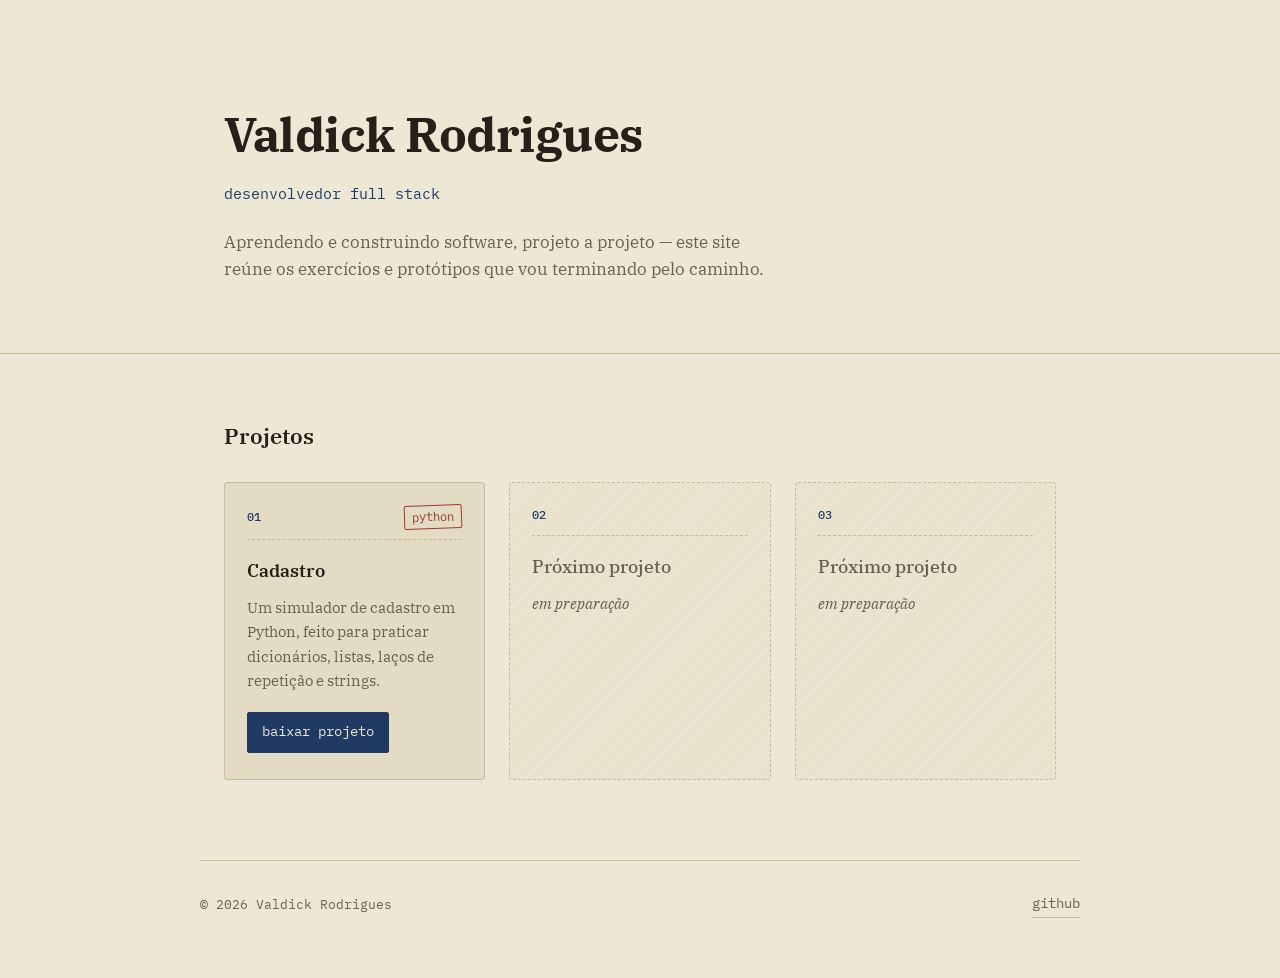
<file: index.html>
<!DOCTYPE html>
<html lang="pt-BR">
<head>
<meta charset="UTF-8">
<meta name="viewport" content="width=device-width, initial-scale=1, viewport-fit=cover">
<title>Valdick Rodrigues — Portfólio</title>
<link rel="preconnect" href="https://fonts.googleapis.com">
<link rel="preconnect" href="https://fonts.gstatic.com" crossorigin>
<link href="https://fonts.googleapis.com/css2?family=IBM+Plex+Serif:wght@400;500;600;700&family=IBM+Plex+Mono:wght@400;500&display=swap" rel="stylesheet">
<link rel="stylesheet" href="style_projetos.css">
</head>
<body>

  <header class="capa">
    <div class="wrap">
      <h1>Valdick Rodrigues</h1>
      <p class="cargo">desenvolvedor full stack</p>
      <p class="bio">Aprendendo e construindo software, projeto a projeto — este site reúne os exercícios e protótipos que vou terminando pelo caminho.</p>
    </div>
  </header>

  <main class="wrap">
    <h2>Projetos</h2>
    <div class="catalogo">

      <article class="ficha">
        <div class="ficha-topo">
          <span class="num">01</span>
          <span class="tag">python</span>
        </div>
        <h3>Cadastro</h3>
        <p>Um simulador de cadastro em Python, feito para praticar dicionários, listas, laços de repetição e strings.</p>
        <a class="acao acao--baixar" href="Cadastro.txt" download="Cadastro.py">baixar projeto</a>
      </article>

      <article class="ficha ficha--vazia">
        <div class="ficha-topo">
          <span class="num">02</span>
        </div>
        <h3>Próximo projeto</h3>
        <p>em preparação</p>
      </article>

      <article class="ficha ficha--vazia">
        <div class="ficha-topo">
          <span class="num">03</span>
        </div>
        <h3>Próximo projeto</h3>
        <p>em preparação</p>
      </article>

    </div>
  </main>

  <footer class="wrap rodape">
    <p>© 2026 Valdick Rodrigues</p>
    <a class="acao acao--ghost" href="https://github.com/valdickrodrigues07-prog" target="_blank" rel="noopener">github</a>
  </footer>

</body>
</html>
</file>
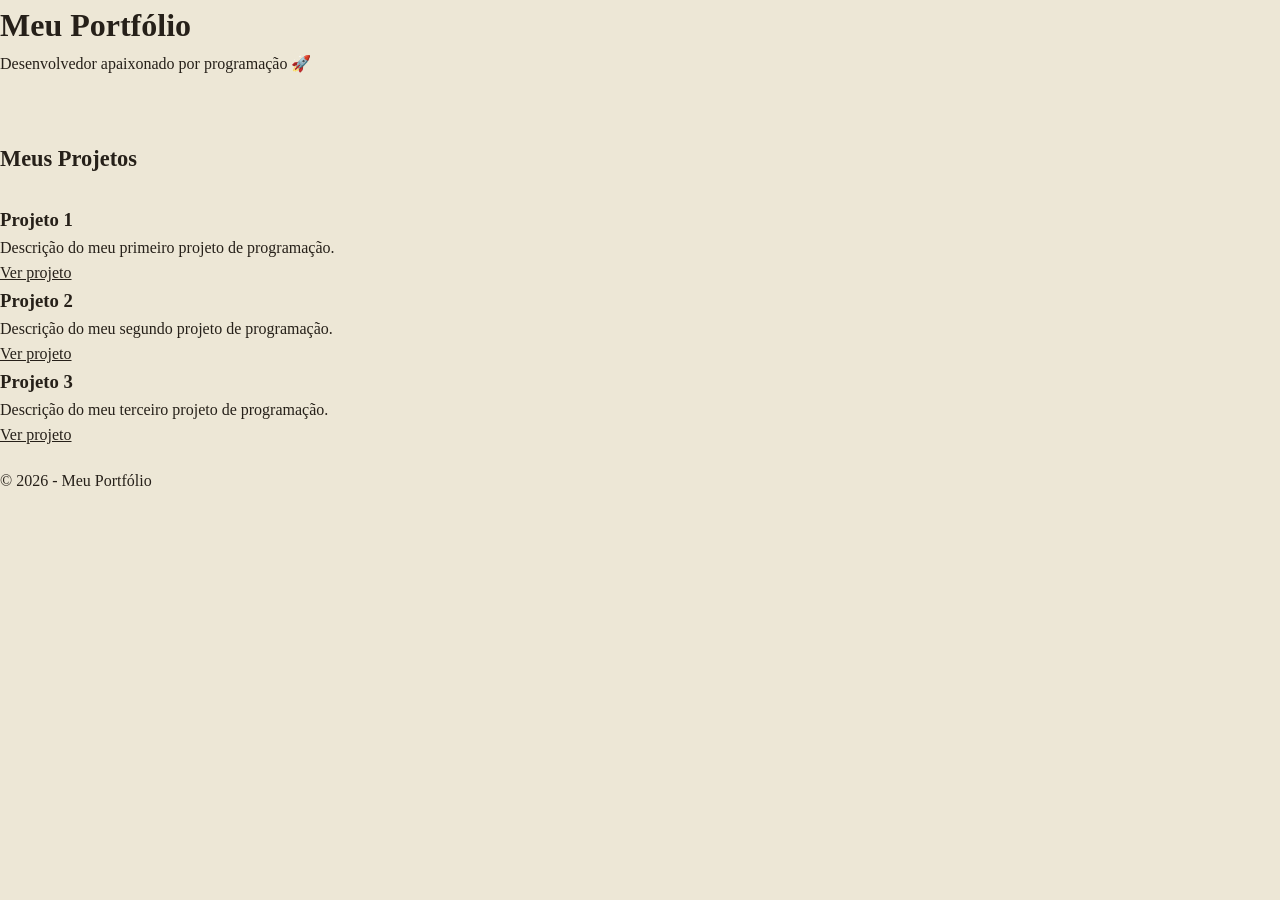
<file: projects.html>
<!DOCTYPE html>
<html lang="pt-BR">
<head>
  <meta charset="UTF-8">
  <meta name="viewport" content="width=device-width, initial-scale=1.0">
  <title>Meu Portfólio</title>
  <link rel="stylesheet" href="style_projetos.css">
</head>
<body>

  <header>
    <h1>Meu Portfólio</h1>
    <p>Desenvolvedor apaixonado por programação 🚀</p>
  </header>

  <main>
    <h2>Meus Projetos</h2>

    <section class="projetos">
      <div class="projeto">
        <h3>Projeto 1</h3>
        <p>Descrição do meu primeiro projeto de programação.</p>
        <a href="#" target="_blank">Ver projeto</a>
      </div>

      <div class="projeto">
        <h3>Projeto 2</h3>
        <p>Descrição do meu segundo projeto de programação.</p>
        <a href="#" target="_blank">Ver projeto</a>
      </div>

      <div class="projeto">
        <h3>Projeto 3</h3>
        <p>Descrição do meu terceiro projeto de programação.</p>
        <a href="#" target="_blank">Ver projeto</a>
      </div>
    </section>
  </main>

  <footer>
    © 2026 - Meu Portfólio
  </footer>

</body>
</html>
</file>
<file: style_projetos.css>
* { margin: 0; padding: 0; box-sizing: border-box; }

:root {
  --paper: #EDE7D6;
  --paper-alt: #E3DBC3;
  --paper-blank: #E9E2CC;
  --ink: #262019;
  --ink-soft: #6b6152;
  --line: #c7bc9c;
  --pen: #1f3a63;
  --pen-hover: #16294a;
  --stamp: #9c3b34;
  --focus: #1f3a63;
  box-sizing: border-box;
  padding-top: env(safe-area-inset-top, 0px);
  padding-bottom: env(safe-area-inset-bottom, 0px);
}

@media (prefers-color-scheme: dark) {
  :root:not([data-theme="light"]) {
    --paper: #1b1710;
    --paper-alt: #231d14;
    --paper-blank: #201a12;
    --ink: #ece4d2;
    --ink-soft: #a9a08a;
    --line: #453a29;
    --pen: #86aedb;
    --pen-hover: #accbe9;
    --stamp: #d9847c;
    --focus: #86aedb;
  }
}
:root[data-theme="dark"] {
  --paper: #1b1710;
  --paper-alt: #231d14;
  --paper-blank: #201a12;
  --ink: #ece4d2;
  --ink-soft: #a9a08a;
  --line: #453a29;
  --pen: #86aedb;
  --pen-hover: #accbe9;
  --stamp: #d9847c;
  --focus: #86aedb;
}

@media (prefers-reduced-motion: reduce) {
  * { transition: none !important; scroll-behavior: auto !important; }
}

html { scroll-behavior: smooth; scroll-padding-top: env(safe-area-inset-top, 0px); height: 100%; }
body {
  height: 100%;
  background: var(--paper);
  color: var(--ink);
  font-family: 'IBM Plex Serif', Georgia, 'Times New Roman', serif;
  line-height: 1.6;
  -webkit-font-smoothing: antialiased;
}

a { color: inherit; }
a:focus-visible, button:focus-visible { outline: 2px solid var(--focus); outline-offset: 3px; }

.wrap { width: min(880px, 100%); margin: 0 auto; padding-left: 24px; padding-right: 24px; }

header.capa {
  border-bottom: 1px solid var(--line);
  padding: 96px 0 70px;
}
header.capa h1 {
  font-size: clamp(2.1rem, 5vw, 3rem);
  font-weight: 700;
  letter-spacing: -0.5px;
  margin-bottom: 8px;
}
.cargo {
  font-family: 'IBM Plex Mono', 'SF Mono', Consolas, monospace;
  font-size: 0.95rem;
  color: var(--pen);
  margin-bottom: 24px;
}
.bio {
  max-width: 54ch;
  font-size: 1.05rem;
  color: var(--ink-soft);
}

main { padding: 64px 0 20px; }
main h2 {
  font-size: 1.4rem;
  font-weight: 600;
  margin-bottom: 28px;
}

.catalogo {
  display: grid;
  grid-template-columns: repeat(auto-fit, minmax(220px, 1fr));
  gap: 24px;
}

.ficha {
  background: var(--paper-alt);
  border: 1px solid var(--line);
  border-radius: 3px;
  padding: 22px 22px 26px;
  transition: border-color 0.2s ease;
}
.ficha:hover { border-color: var(--pen); }

.ficha-topo {
  display: flex;
  justify-content: space-between;
  align-items: center;
  font-family: 'IBM Plex Mono', 'SF Mono', Consolas, monospace;
  font-size: 0.78rem;
  border-bottom: 1px dashed var(--line);
  padding-bottom: 10px;
  margin-bottom: 16px;
}
.ficha-topo .num { color: var(--pen); font-weight: 500; }
.ficha-topo .tag {
  display: inline-block;
  border: 1px solid var(--stamp);
  color: var(--stamp);
  padding: 1px 7px;
  border-radius: 2px;
  transform: rotate(-2deg);
}

.ficha h3 { font-size: 1.15rem; font-weight: 600; margin-bottom: 10px; }
.ficha p { color: var(--ink-soft); font-size: 0.95rem; max-width: 34ch; margin-bottom: 20px; }

.acao {
  display: inline-block;
  font-family: 'IBM Plex Mono', 'SF Mono', Consolas, monospace;
  font-size: 0.85rem;
  text-decoration: none;
  color: var(--pen);
  border-bottom: 1px solid var(--pen);
  padding-bottom: 2px;
  transition: color 0.15s ease, border-color 0.15s ease;
}
.acao:hover { color: var(--pen-hover); border-color: var(--pen-hover); }
.acao--ghost { color: var(--ink-soft); border-color: var(--line); }
.acao--ghost:hover { color: var(--pen); border-color: var(--pen); }

.acao--baixar {
  background: var(--pen);
  color: var(--paper);
  border: 1px solid var(--pen);
  border-radius: 2px;
  padding: 8px 14px 9px;
}
.acao--baixar:hover {
  background: var(--pen-hover);
  border-color: var(--pen-hover);
  color: var(--paper);
}

.ficha--vazia {
  border-style: dashed;
  background-image: repeating-linear-gradient(
    135deg,
    var(--paper-blank),
    var(--paper-blank) 9px,
    var(--paper) 9px,
    var(--paper) 10px
  );
}
.ficha--vazia h3 { color: var(--ink-soft); font-weight: 500; }
.ficha--vazia p { font-style: italic; margin-bottom: 0; }

footer.rodape {
  border-top: 1px solid var(--line);
  margin-top: 60px;
  padding: 32px 0 60px;
  display: flex;
  justify-content: space-between;
  align-items: center;
  flex-wrap: wrap;
  gap: 12px;
  font-family: 'IBM Plex Mono', 'SF Mono', Consolas, monospace;
  font-size: 0.8rem;
  color: var(--ink-soft);
}

@media (max-width: 600px) {
  header.capa { padding: 68px 0 50px; }
  main { padding-top: 50px; }
  .ficha { padding: 18px 18px 22px; }
}
</file>
